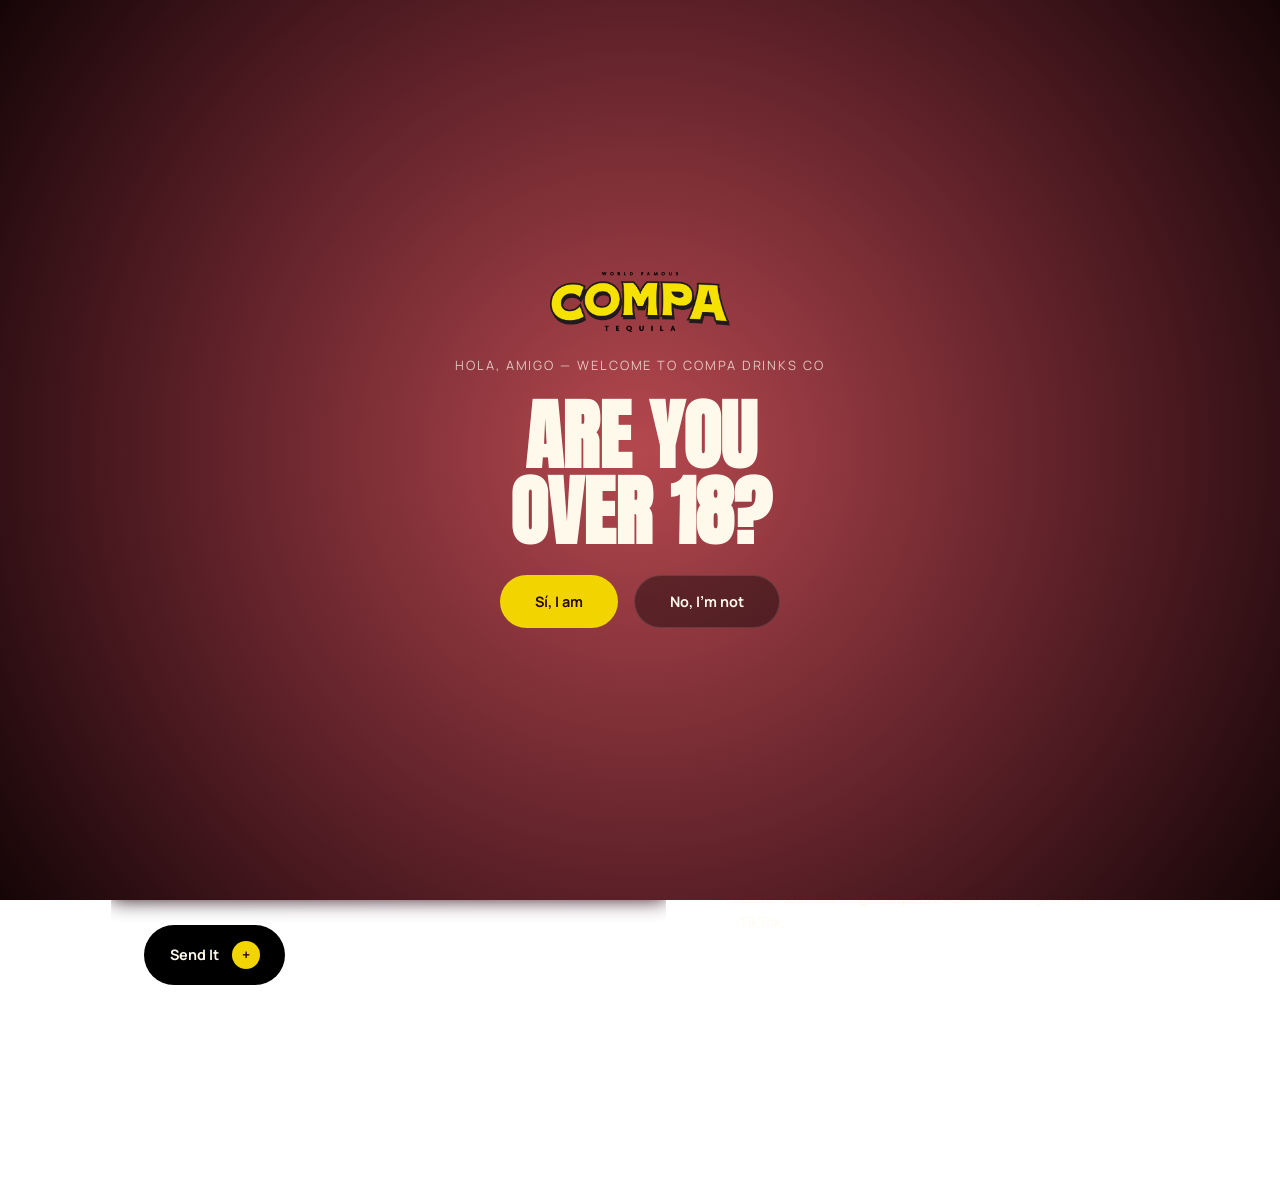
<file: contact.html>
<!DOCTYPE html>
<html lang="en">

<head>
    <meta charset="UTF-8">
    <meta name="viewport" content="width=device-width, initial-scale=1.0, viewport-fit=cover">
    <title>Contact | Compa Drinks Co</title>
    <meta name="description"
        content="Say hola to Compa Drinks Co — general enquiries, wholesale, press, or just to talk tequila seltzers.">
    <link rel="icon" href="assets/passionfruit.svg" type="image/svg+xml">
    <link rel="preconnect" href="https://fonts.googleapis.com">
    <link rel="preconnect" href="https://fonts.gstatic.com" crossorigin>
    <link href="https://fonts.googleapis.com/css2?family=Anton&family=Inter:wght@400;500&family=Manrope:wght@400;600;700&display=swap"
        rel="stylesheet">
    <link rel="stylesheet" href="assets/site.css">
    <style>
        .contact-grid {
            display: grid;
            grid-template-columns: 1.2fr 1fr;
            gap: 2.5rem;
            align-items: start;
        }

        .contact-form label {
            display: block;
            font-family: 'Manrope', sans-serif;
            font-size: 0.68rem;
            letter-spacing: 0.25em;
            text-transform: uppercase;
            color: var(--muted-color);
            margin: 1.2rem 0 0.5rem;
        }

        .contact-form input,
        .contact-form textarea {
            width: 100%;
            background: rgba(0, 0, 0, 0.3);
            border: 1px solid var(--glass-border);
            border-radius: 14px;
            padding: 0.9rem 1.1rem;
            color: var(--text-color);
            font-family: var(--font-main);
            font-size: 0.92rem;
            outline: none;
            transition: border-color 0.25s ease;
        }

        .contact-form input:focus,
        .contact-form textarea:focus {
            border-color: var(--accent-color);
        }

        .contact-form textarea {
            min-height: 140px;
            resize: vertical;
        }

        .contact-form button {
            margin-top: 1.6rem;
        }

        .contact-card+.contact-card {
            margin-top: 1.2rem;
        }

        .contact-card a {
            color: var(--accent-color);
            text-decoration: none;
            font-weight: 600;
        }

        .contact-card a:hover {
            text-decoration: underline;
        }

        @media (max-width: 900px) {
            .contact-grid {
                grid-template-columns: 1fr;
            }
        }
    </style>
</head>

<body class="page-contact">

    <div class="age-gate" id="age-gate">
        <img src="assets/compa-logo.png" alt="Compa Drinks Co">
        <span class="gate-greeting">Hola, amigo — welcome to Compa Drinks Co</span>
        <h2>Are you<br>over 18?</h2>
        <div class="gate-buttons">
            <button class="gate-yes" id="gate-yes">Sí, I am</button>
            <a class="gate-no" href="https://drinkwise.org.au" target="_blank" rel="noopener">No, I'm not</a>
        </div>
    </div>

    <div id="bubbles-container"></div>

    <div class="floaters" aria-hidden="true">
        <img src="assets/fruit-passionfruit.webp" alt="" style="top: 18%; left: 5%; width: 100px;">
        <img src="assets/fruit-passionfruit.webp" alt="" style="top: 60%; right: 4%; width: 130px; opacity: 0.45;">
        <img src="assets/fruit-lime.webp" alt="" style="bottom: 12%; left: 9%; width: 70px; opacity: 0.5;">
    </div>

    <header class="header">
        <div class="logo">
            <a href="index.html"><img src="assets/compa-logo.png" alt="Compa Drinks Co"></a>
        </div>
        <nav class="nav glass">
            <a href="index.html" class="nav-item">Our Seltzers</a>
            <a href="shop.html" class="nav-item">Shop</a>
            <a href="our-story.html" class="nav-item">Our Story</a>
            <a href="tequila.html" class="nav-item">Tequila</a>
            <a href="stockists.html" class="nav-item">Stockists</a>
            <a href="contact.html" class="nav-item active">Contact</a>
        </nav>
        <a class="contact-btn" href="stockists.html">Find Compa</a>
        <button class="menu-btn" id="menu-btn" aria-label="Open menu">
            <span></span><span></span><span></span>
        </button>
    </header>

    <div class="mobile-menu" id="mobile-menu">
        <button class="menu-close" id="menu-close" aria-label="Close menu">✕</button>
        <a href="index.html">Our Seltzers</a>
        <a href="shop.html">Shop</a>
        <a href="our-story.html">Our Story</a>
        <a href="tequila.html">Tequila</a>
        <a href="stockists.html">Stockists</a>
        <a href="contact.html" class="active">Contact</a>
        <img src="assets/compa-logo.png" alt="" class="menu-logo">
    </div>

    <main class="page">
        <span class="kicker reveal">Contact</span>
        <h1 class="page-title reveal d1">
            Say <span class="outline">Hola</span>
        </h1>
        <p class="lede reveal d2">
            Wholesale, press, events, or just keen to tell us which flavor is best
            (it's Ranch Water) — drop us a line and a real human compa will reply.
        </p>

        <div class="contact-grid section">
            <form class="contact-form card-glass reveal d2" id="contact-form">
                <h3 style="font-family: var(--font-heading); font-size: 1.4rem; text-transform: uppercase; font-weight: 400;">
                    Send A Message</h3>
                <label for="cf-name">Name</label>
                <input id="cf-name" name="name" type="text" required autocomplete="name">
                <label for="cf-email">Email</label>
                <input id="cf-email" name="email" type="email" required autocomplete="email">
                <label for="cf-message">Message</label>
                <textarea id="cf-message" name="message" required></textarea>
                <button class="primary-btn" type="submit">Send It <span class="plus-icon">+</span></button>
            </form>

            <div class="reveal d3">
                <div class="card-glass contact-card">
                    <h3>General</h3>
                    <p>Anything and everything —<br><a href="mailto:hola@compadrinks.com.au">hola@compadrinks.com.au</a>
                    </p>
                </div>
                <div class="card-glass contact-card">
                    <h3>Wholesale</h3>
                    <p>Stock Compa in your venue —<br><a
                            href="mailto:sales@compadrinks.com.au">sales@compadrinks.com.au</a></p>
                </div>
                <div class="card-glass contact-card">
                    <h3>Socials</h3>
                    <p>Come say hola — <strong>@compadrinksco</strong> on Instagram and TikTok.</p>
                </div>
            </div>
        </div>
    </main>

    <div class="drinkwise">Please drink responsibly. Get the facts: DrinkWise.org.au</div>

    <script src="assets/site.js"></script>
    <script>
        // No backend yet — the form opens the visitor's mail client pre-filled.
        document.getElementById('contact-form').addEventListener('submit', function (e) {
            e.preventDefault();
            var name = document.getElementById('cf-name').value;
            var email = document.getElementById('cf-email').value;
            var message = document.getElementById('cf-message').value;
            var body = message + '\n\n— ' + name + ' (' + email + ')';
            window.location.href = 'mailto:hola@compadrinks.com.au'
                + '?subject=' + encodeURIComponent('Hola from ' + name)
                + '&body=' + encodeURIComponent(body);
        });
    </script>
</body>

</html>
</file>
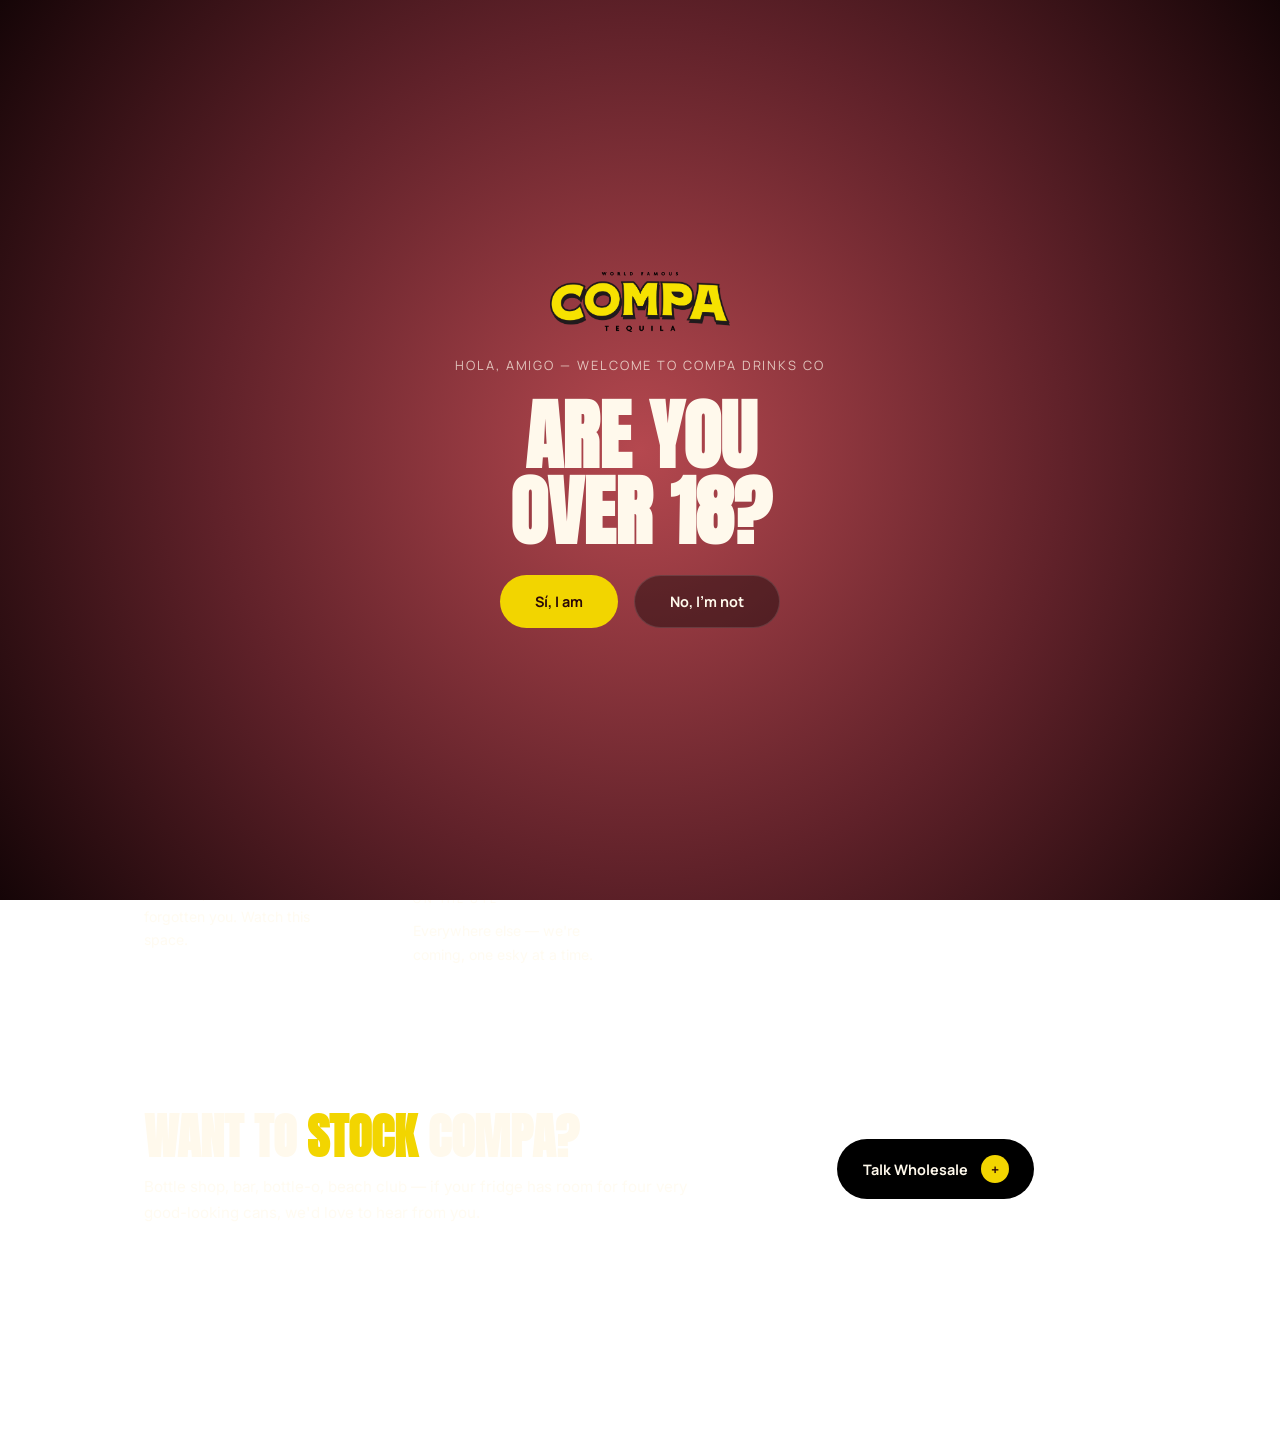
<file: stockists.html>
<!DOCTYPE html>
<html lang="en">

<head>
    <meta charset="UTF-8">
    <meta name="viewport" content="width=device-width, initial-scale=1.0, viewport-fit=cover">
    <title>Stockists | Compa Drinks Co</title>
    <meta name="description"
        content="Find Compa tequila seltzers near you — rolling out to independent bottle shops and venues across Australia.">
    <link rel="icon" href="assets/lime.svg" type="image/svg+xml">
    <link rel="preconnect" href="https://fonts.googleapis.com">
    <link rel="preconnect" href="https://fonts.gstatic.com" crossorigin>
    <link href="https://fonts.googleapis.com/css2?family=Anton&family=Inter:wght@400;500&family=Manrope:wght@400;600;700&display=swap"
        rel="stylesheet">
    <link rel="stylesheet" href="assets/site.css">
    <style>
        .state-card {
            position: relative;
            overflow: hidden;
        }

        .state-card .state {
            font-family: var(--font-heading);
            font-size: 2.4rem;
            line-height: 1;
            margin-bottom: 0.5rem;
        }

        .state-card .status {
            font-family: 'Manrope', sans-serif;
            font-size: 0.68rem;
            letter-spacing: 0.25em;
            text-transform: uppercase;
            color: var(--accent-color);
            margin-bottom: 0.8rem;
        }

        .state-card.soon .status {
            color: var(--muted-color);
        }

        .wholesale {
            display: grid;
            grid-template-columns: 1.4fr 1fr;
            gap: 2rem;
            align-items: center;
        }

        @media (max-width: 900px) {
            .wholesale {
                grid-template-columns: 1fr;
            }
        }
    </style>
</head>

<body class="page-stockists">

    <div class="age-gate" id="age-gate">
        <img src="assets/compa-logo.png" alt="Compa Drinks Co">
        <span class="gate-greeting">Hola, amigo — welcome to Compa Drinks Co</span>
        <h2>Are you<br>over 18?</h2>
        <div class="gate-buttons">
            <button class="gate-yes" id="gate-yes">Sí, I am</button>
            <a class="gate-no" href="https://drinkwise.org.au" target="_blank" rel="noopener">No, I'm not</a>
        </div>
    </div>

    <div id="bubbles-container"></div>

    <div class="floaters" aria-hidden="true">
        <img src="assets/fruit-lime.webp" alt="" style="top: 20%; left: 4%; width: 90px;">
        <img src="assets/fruit-grapefruit.webp" alt="" style="top: 55%; right: 5%; width: 110px; opacity: 0.5;">
        <img src="assets/fruit-passionfruit.webp" alt="" style="bottom: 12%; left: 8%; width: 70px; opacity: 0.55;">
    </div>

    <header class="header">
        <div class="logo">
            <a href="index.html"><img src="assets/compa-logo.png" alt="Compa Drinks Co"></a>
        </div>
        <nav class="nav glass">
            <a href="index.html" class="nav-item">Our Seltzers</a>
            <a href="shop.html" class="nav-item">Shop</a>
            <a href="our-story.html" class="nav-item">Our Story</a>
            <a href="tequila.html" class="nav-item">Tequila</a>
            <a href="stockists.html" class="nav-item active">Stockists</a>
            <a href="contact.html" class="nav-item">Contact</a>
        </nav>
        <a class="contact-btn" href="contact.html">Get In Touch</a>
        <button class="menu-btn" id="menu-btn" aria-label="Open menu">
            <span></span><span></span><span></span>
        </button>
    </header>

    <div class="mobile-menu" id="mobile-menu">
        <button class="menu-close" id="menu-close" aria-label="Close menu">✕</button>
        <a href="index.html">Our Seltzers</a>
        <a href="shop.html">Shop</a>
        <a href="our-story.html">Our Story</a>
        <a href="tequila.html">Tequila</a>
        <a href="stockists.html" class="active">Stockists</a>
        <a href="contact.html">Contact</a>
        <img src="assets/compa-logo.png" alt="" class="menu-logo">
    </div>

    <main class="page">
        <span class="kicker reveal">Stockists</span>
        <h1 class="page-title reveal d1">
            <span class="outline">Find</span> Compa
        </h1>
        <p class="lede reveal d2">
            We're rolling out state by state — starting with the independent bottle shops
            and venues that backed us from batch one. Here's where things stand.
        </p>

        <div class="grid-cards section reveal d3">
            <div class="card-glass state-card">
                <div class="state">VIC</div>
                <div class="status">Pouring Now</div>
                <p>Independent bottle shops and bars across Melbourne's inner north —
                    where the shed batches were born.</p>
            </div>
            <div class="card-glass state-card">
                <div class="state">NSW</div>
                <div class="status">Pouring Now</div>
                <p>Landing in selected indies across Sydney's inner west and the
                    Northern Beaches.</p>
            </div>
            <div class="card-glass state-card soon">
                <div class="state">QLD</div>
                <div class="status">Summer 2026</div>
                <p>Brisbane and the Goldy are next on the list. Ranch Water was made
                    for this weather.</p>
            </div>
            <div class="card-glass state-card soon">
                <div class="state">WA</div>
                <div class="status">Coming Soon</div>
                <p>Hold tight, Perth — the cans are worth the wait.</p>
            </div>
            <div class="card-glass state-card soon">
                <div class="state">SA</div>
                <div class="status">Coming Soon</div>
                <p>Adelaide, we haven't forgotten you. Watch this space.</p>
            </div>
            <div class="card-glass state-card soon">
                <div class="state">TAS · NT · ACT</div>
                <div class="status">On The Ute</div>
                <p>Everywhere else — we're coming, one esky at a time.</p>
            </div>
        </div>

        <div class="card-glass wholesale section">
            <div>
                <h2 class="section-head" style="margin-bottom: 0.8rem;">Want To <span class="outline">Stock</span>
                    Compa?</h2>
                <p style="color: var(--muted-color); font-size: 0.95rem; line-height: 1.7;">
                    Bottle shop, bar, bottle-o, beach club — if your fridge has room for
                    four very good-looking cans, we'd love to hear from you.
                </p>
            </div>
            <div style="text-align: center;">
                <a class="primary-btn" href="contact.html">Talk Wholesale <span class="plus-icon">+</span></a>
            </div>
        </div>
    </main>

    <div class="drinkwise">Please drink responsibly. Get the facts: DrinkWise.org.au</div>

    <script src="assets/site.js"></script>
</body>

</html>
</file>
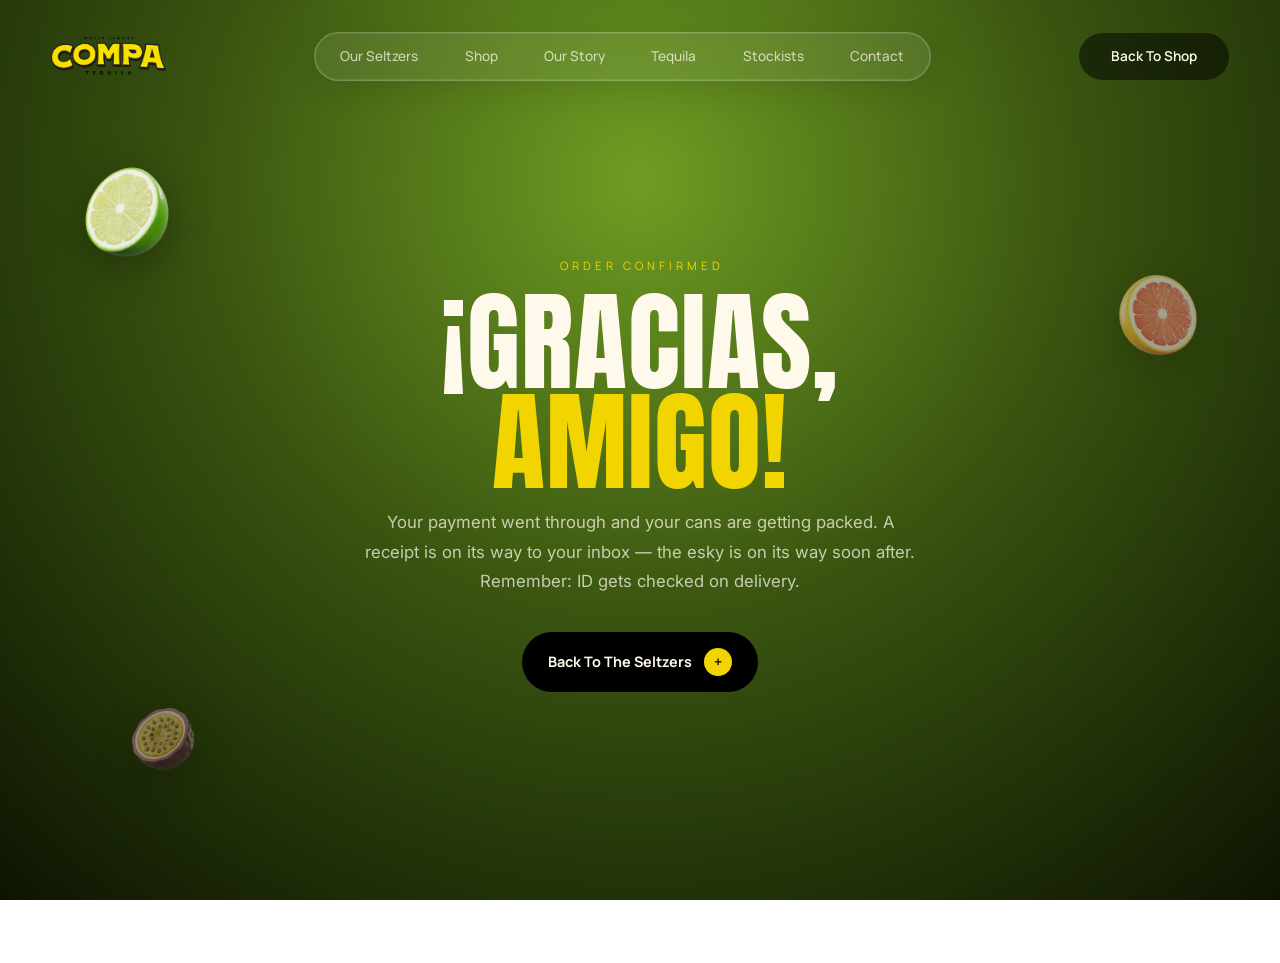
<file: success.html>
<!DOCTYPE html>
<html lang="en">

<head>
    <meta charset="UTF-8">
    <meta name="viewport" content="width=device-width, initial-scale=1.0, viewport-fit=cover">
    <title>Order Confirmed | Compa Drinks Co</title>
    <meta name="robots" content="noindex">
    <link rel="icon" href="assets/lime.svg" type="image/svg+xml">
    <link rel="preconnect" href="https://fonts.googleapis.com">
    <link rel="preconnect" href="https://fonts.gstatic.com" crossorigin>
    <link href="https://fonts.googleapis.com/css2?family=Anton&family=Inter:wght@400;500&family=Manrope:wght@400;600;700&display=swap"
        rel="stylesheet">
    <link rel="stylesheet" href="assets/site.css">
    <style>
        .success-wrap {
            min-height: 70vh;
            display: flex;
            flex-direction: column;
            align-items: center;
            justify-content: center;
            text-align: center;
        }

        .success-wrap .page-title {
            margin-bottom: 1rem;
        }

        .success-wrap .lede {
            margin: 0 auto 2.2rem;
        }
    </style>
</head>

<body class="page-tequila">

    <div id="bubbles-container"></div>

    <div class="floaters" aria-hidden="true">
        <img src="assets/fruit-lime.webp" alt="" style="top: 18%; left: 6%; width: 100px;">
        <img src="assets/fruit-grapefruit.webp" alt="" style="top: 30%; right: 6%; width: 90px; opacity: 0.6;">
        <img src="assets/fruit-passionfruit.webp" alt="" style="bottom: 14%; left: 10%; width: 70px; opacity: 0.55;">
    </div>

    <header class="header">
        <div class="logo">
            <a href="index.html"><img src="assets/compa-logo.png" alt="Compa Drinks Co"></a>
        </div>
        <nav class="nav glass">
            <a href="index.html" class="nav-item">Our Seltzers</a>
            <a href="shop.html" class="nav-item">Shop</a>
            <a href="our-story.html" class="nav-item">Our Story</a>
            <a href="tequila.html" class="nav-item">Tequila</a>
            <a href="stockists.html" class="nav-item">Stockists</a>
            <a href="contact.html" class="nav-item">Contact</a>
        </nav>
        <a class="contact-btn" href="shop.html">Back To Shop</a>
        <button class="menu-btn" id="menu-btn" aria-label="Open menu">
            <span></span><span></span><span></span>
        </button>
    </header>

    <div class="mobile-menu" id="mobile-menu">
        <button class="menu-close" id="menu-close" aria-label="Close menu">✕</button>
        <a href="index.html">Our Seltzers</a>
        <a href="shop.html">Shop</a>
        <a href="our-story.html">Our Story</a>
        <a href="tequila.html">Tequila</a>
        <a href="stockists.html">Stockists</a>
        <a href="contact.html">Contact</a>
        <img src="assets/compa-logo.png" alt="" class="menu-logo">
    </div>

    <main class="page">
        <div class="success-wrap">
            <span class="kicker reveal">Order Confirmed</span>
            <h1 class="page-title reveal d1">
                ¡Gracias,<br><span class="outline">Amigo!</span>
            </h1>
            <p class="lede reveal d2">
                Your payment went through and your cans are getting packed.
                A receipt is on its way to your inbox — the esky is on its way soon after.
                Remember: ID gets checked on delivery.
            </p>
            <a class="primary-btn reveal d3" href="index.html">Back To The Seltzers <span
                    class="plus-icon">+</span></a>
        </div>
    </main>

    <div class="drinkwise">Please drink responsibly. Get the facts: DrinkWise.org.au</div>

    <script src="assets/site.js"></script>
    <script>
        // The order is placed — start the next one fresh
        try { localStorage.removeItem('compa_cart'); } catch (e) { }
    </script>
</body>

</html>
</file>
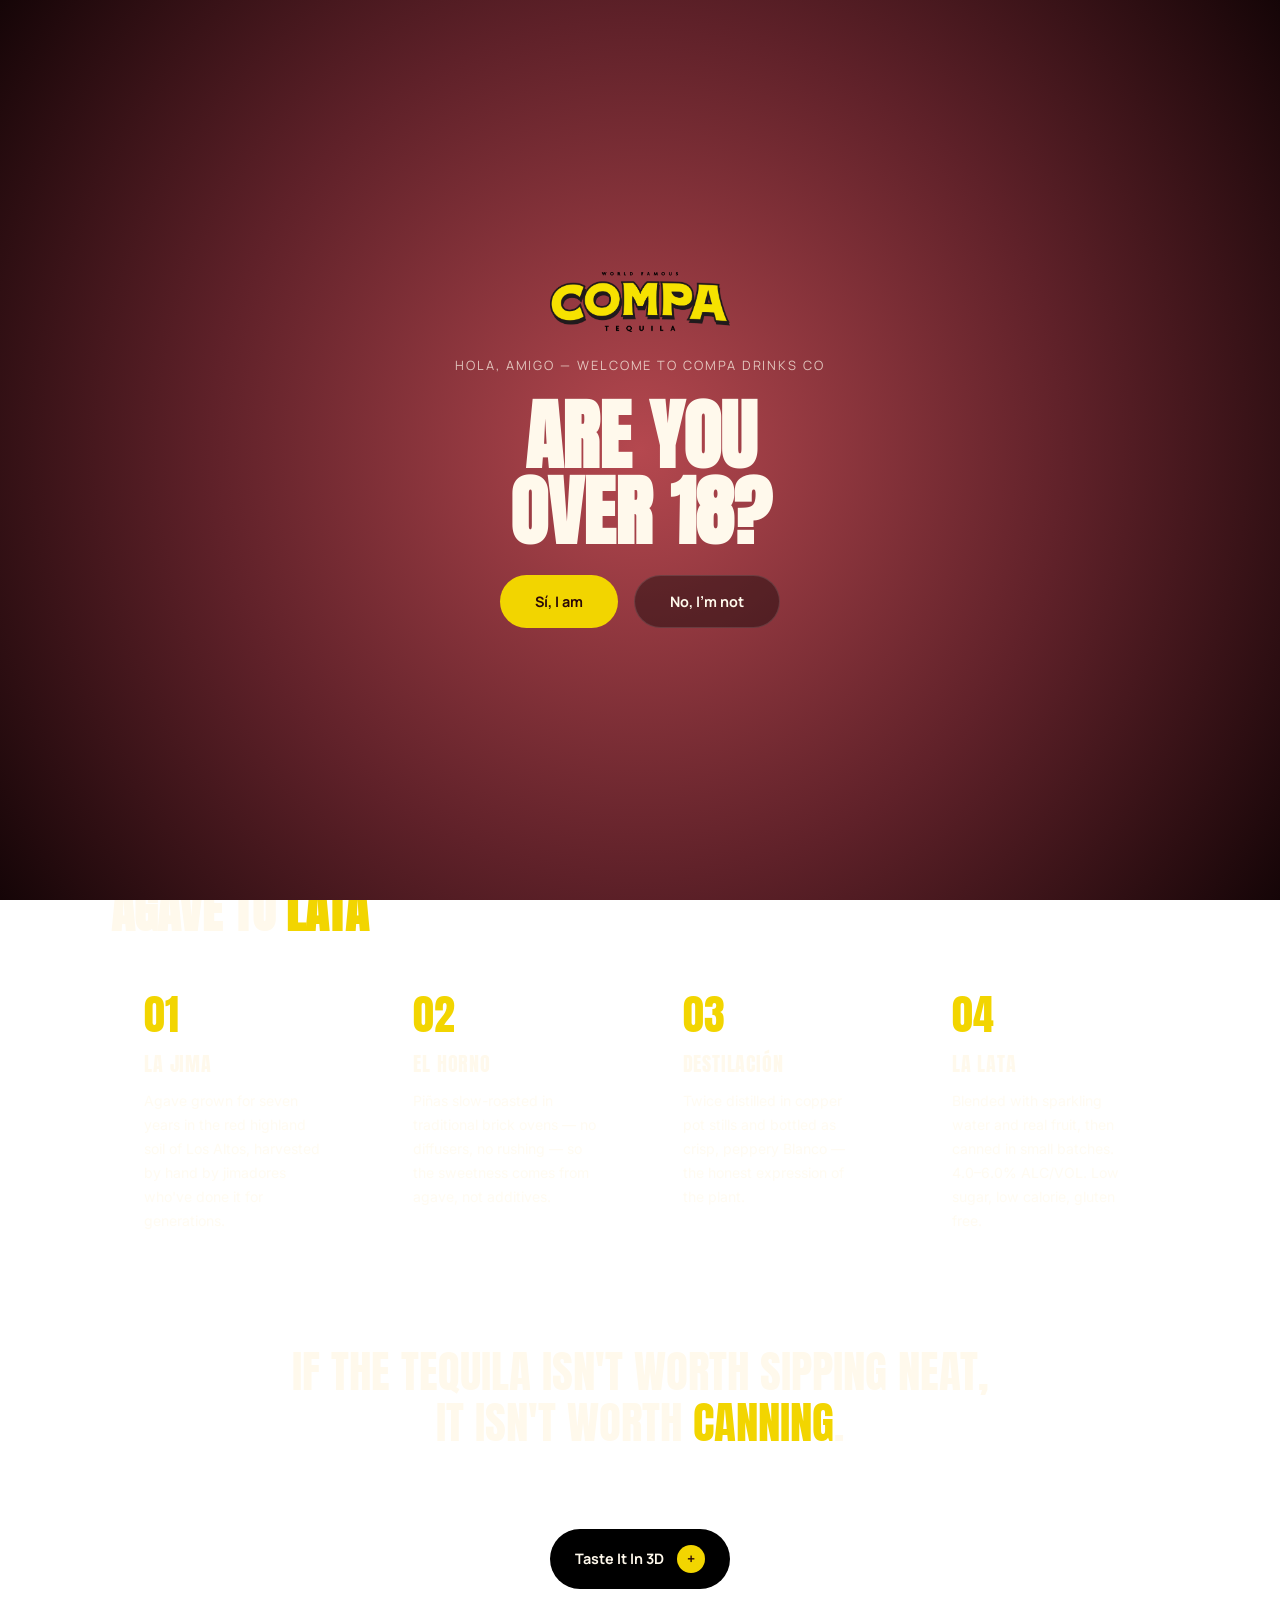
<file: tequila.html>
<!DOCTYPE html>
<html lang="en">

<head>
    <meta charset="UTF-8">
    <meta name="viewport" content="width=device-width, initial-scale=1.0, viewport-fit=cover">
    <title>Tequila | Compa Drinks Co</title>
    <meta name="description"
        content="The tequila inside Compa — 100% blue agave Blanco from a family distillery in Jalisco, Mexico (NOM 1110). No mystery spirit base, ever.">
    <link rel="icon" href="assets/lime.svg" type="image/svg+xml">
    <link rel="preconnect" href="https://fonts.googleapis.com">
    <link rel="preconnect" href="https://fonts.gstatic.com" crossorigin>
    <link href="https://fonts.googleapis.com/css2?family=Anton&family=Inter:wght@400;500&family=Manrope:wght@400;600;700&display=swap"
        rel="stylesheet">
    <link rel="stylesheet" href="assets/site.css">
    <style>
        .agave-badge {
            display: inline-flex;
            align-items: center;
            gap: 0.8rem;
            background: var(--glass-bg);
            border: 1px solid var(--glass-border);
            border-radius: 100px;
            padding: 0.7rem 1.4rem;
            font-family: 'Manrope', sans-serif;
            font-size: 0.72rem;
            letter-spacing: 0.22em;
            text-transform: uppercase;
            color: var(--muted-color);
            margin-top: 2rem;
        }

        .agave-badge img {
            width: 26px;
        }
    </style>
</head>

<body class="page-tequila">

    <div class="age-gate" id="age-gate">
        <img src="assets/compa-logo.png" alt="Compa Drinks Co">
        <span class="gate-greeting">Hola, amigo — welcome to Compa Drinks Co</span>
        <h2>Are you<br>over 18?</h2>
        <div class="gate-buttons">
            <button class="gate-yes" id="gate-yes">Sí, I am</button>
            <a class="gate-no" href="https://drinkwise.org.au" target="_blank" rel="noopener">No, I'm not</a>
        </div>
    </div>

    <div id="bubbles-container"></div>

    <div class="floaters" aria-hidden="true">
        <img src="assets/fruit-lime.webp" alt="" style="top: 18%; left: 5%; width: 100px;">
        <img src="assets/fruit-lime.webp" alt="" style="top: 58%; right: 4%; width: 130px; opacity: 0.5;">
        <img src="assets/fruit-lime.webp" alt="" style="bottom: 14%; left: 10%; width: 70px; opacity: 0.6;">
        <img src="assets/fruit-grapefruit.webp" alt="" style="top: 34%; right: 12%; width: 60px; opacity: 0.35;">
    </div>

    <header class="header">
        <div class="logo">
            <a href="index.html"><img src="assets/compa-logo.png" alt="Compa Drinks Co"></a>
        </div>
        <nav class="nav glass">
            <a href="index.html" class="nav-item">Our Seltzers</a>
            <a href="shop.html" class="nav-item">Shop</a>
            <a href="our-story.html" class="nav-item">Our Story</a>
            <a href="tequila.html" class="nav-item active">Tequila</a>
            <a href="stockists.html" class="nav-item">Stockists</a>
            <a href="contact.html" class="nav-item">Contact</a>
        </nav>
        <a class="contact-btn" href="stockists.html">Find Compa</a>
        <button class="menu-btn" id="menu-btn" aria-label="Open menu">
            <span></span><span></span><span></span>
        </button>
    </header>

    <div class="mobile-menu" id="mobile-menu">
        <button class="menu-close" id="menu-close" aria-label="Close menu">✕</button>
        <a href="index.html">Our Seltzers</a>
        <a href="shop.html">Shop</a>
        <a href="our-story.html">Our Story</a>
        <a href="tequila.html" class="active">Tequila</a>
        <a href="stockists.html">Stockists</a>
        <a href="contact.html">Contact</a>
        <img src="assets/compa-logo.png" alt="" class="menu-logo">
    </div>

    <main class="page">
        <span class="kicker reveal">The Good Stuff</span>
        <h1 class="page-title reveal d1">
            <span class="outline">100% Blue</span><br>
            Agave
        </h1>
        <p class="lede reveal d2">
            Every Compa is built on real Blanco tequila from a fourth-generation family
            distillery in the highlands of Jalisco, Mexico — certified under
            <strong>NOM&nbsp;1110</strong>. No "agave-flavoured spirit". No mystery base.
        </p>
        <div class="agave-badge reveal d3">
            <img src="assets/fruit-lime.webp" alt="">
            100% Blue Agave · Blanco · Jalisco, MX · NOM 1110 CRT
        </div>

        <div class="stats section reveal d3">
            <div class="stat card-glass">
                <div class="value">100%</div>
                <div class="label">Blue Weber Agave</div>
            </div>
            <div class="stat card-glass">
                <div class="value">2X</div>
                <div class="label">Copper-Pot Distilled</div>
            </div>
            <div class="stat card-glass">
                <div class="value">7 YRS</div>
                <div class="label">Agave Maturation</div>
            </div>
            <div class="stat card-glass">
                <div class="value">0</div>
                <div class="label">Additives</div>
            </div>
        </div>

        <div class="section">
            <h2 class="section-head">Agave To <span class="outline">Lata</span></h2>
            <div class="grid-cards">
                <div class="card-glass">
                    <div class="step-num">01</div>
                    <h3>La Jima</h3>
                    <p>Agave grown for seven years in the red highland soil of Los Altos,
                        harvested by hand by jimadores who've done it for generations.</p>
                </div>
                <div class="card-glass">
                    <div class="step-num">02</div>
                    <h3>El Horno</h3>
                    <p>Piñas slow-roasted in traditional brick ovens — no diffusers, no
                        rushing — so the sweetness comes from agave, not additives.</p>
                </div>
                <div class="card-glass">
                    <div class="step-num">03</div>
                    <h3>Destilación</h3>
                    <p>Twice distilled in copper pot stills and bottled as crisp, peppery
                        Blanco — the honest expression of the plant.</p>
                </div>
                <div class="card-glass">
                    <div class="step-num">04</div>
                    <h3>La Lata</h3>
                    <p>Blended with sparkling water and real fruit, then canned in small
                        batches. 4.0–6.0% ALC/VOL. Low sugar, low calorie, gluten free.</p>
                </div>
            </div>
        </div>

        <blockquote class="pull-quote">
            If the tequila isn't worth sipping neat,<br>
            it isn't worth <em>canning</em>.
        </blockquote>

        <div class="section" style="text-align: center;">
            <a class="primary-btn" href="index.html">Taste It In 3D <span class="plus-icon">+</span></a>
        </div>
    </main>

    <div class="drinkwise">Please drink responsibly. Get the facts: DrinkWise.org.au</div>

    <script src="assets/site.js"></script>
</body>

</html>
</file>
<file: assets/site.css>
/* Compa Drinks Co — shared styles for sub-pages.
   Mirrors the design language of index.html (Anton display, Inter body,
   Manrope small caps, glass surfaces, flavor-tinted radial backgrounds). */

:root {
    --bg-color: #0a0a0a;
    --text-color: #fff9ec;
    --accent-color: #f2d500;
    --accent-text: #2a0808;
    --muted-color: rgba(255, 249, 236, 0.72);
    --glass-bg: rgba(255, 255, 255, 0.05);
    --glass-border: rgba(255, 255, 255, 0.12);
    --font-main: 'Inter', sans-serif;
    --font-heading: 'Anton', sans-serif;

    /* Default tint — overridden per page on <body> */
    --bg-inner: #b5484f;
    --bg-mid: #5f2129;
    --bg-outer: #150507;
}

body.page-story {
    --bg-inner: #b5484f;
    --bg-mid: #5f2129;
    --bg-outer: #150507;
}

body.page-tequila {
    --bg-inner: #6f9d23;
    --bg-mid: #3a5510;
    --bg-outer: #0d1402;
}

body.page-stockists {
    --bg-inner: #3e8fc4;
    --bg-mid: #1d4a68;
    --bg-outer: #051019;
}

body.page-contact {
    --bg-inner: #a5326e;
    --bg-mid: #571738;
    --bg-outer: #140409;
}

* {
    margin: 0;
    padding: 0;
    box-sizing: border-box;
}

body {
    background: radial-gradient(circle at 50% 20%, var(--bg-inner) 0%, var(--bg-mid) 45%, var(--bg-outer) 100%) fixed;
    color: var(--text-color);
    font-family: var(--font-main);
    min-height: 100vh;
    overflow-x: hidden;
}

/* ============ Bubbles ============ */
#bubbles-container {
    position: fixed;
    inset: 0;
    pointer-events: none;
    z-index: 0;
    overflow: hidden;
}

.bubble-img {
    position: absolute;
    pointer-events: none;
}

@keyframes floatUpImg {
    0% {
        transform: translateY(0) translateX(0) rotate(0deg);
        opacity: 0;
    }

    10% {
        opacity: 0.4;
    }

    90% {
        opacity: 0.4;
    }

    100% {
        transform: translateY(-110vh) translateX(30px) rotate(360deg);
        opacity: 0;
    }
}

/* ============ Floating citrus decor ============ */
.floaters {
    position: fixed;
    inset: 0;
    pointer-events: none;
    z-index: 1;
}

.floaters img {
    position: absolute;
    filter: drop-shadow(0 10px 20px rgba(0, 0, 0, 0.3));
    animation: floatDrift 9s ease-in-out infinite;
}

.floaters img:nth-child(2n) {
    animation-duration: 12s;
    animation-delay: -3s;
}

.floaters img:nth-child(3n) {
    animation-duration: 7s;
    animation-delay: -5s;
}

@keyframes floatDrift {

    0%,
    100% {
        transform: translateY(0) rotate(-4deg);
    }

    50% {
        transform: translateY(-22px) rotate(6deg);
    }
}

/* ============ Header (same as home) ============ */
.header {
    display: flex;
    justify-content: space-between;
    align-items: center;
    padding: 2rem 4%;
    position: fixed;
    top: 0;
    width: 100%;
    z-index: 200;
}

.logo img {
    height: 38px;
    width: auto;
    display: block;
}

.nav {
    display: flex;
    gap: 0.5rem;
    background: var(--glass-bg);
    padding: 0.4rem;
    border-radius: 100px;
    border: 1px solid var(--glass-border);
}

.nav.glass {
    position: relative;
    background: rgba(255, 255, 255, 0.08);
    border: 1px solid rgba(255, 255, 255, 0.2);
    box-shadow: 0 8px 32px rgba(0, 0, 0, 0.1), inset 0 0 0 1px rgba(255, 255, 255, 0.1);
    backdrop-filter: blur(20px);
    -webkit-backdrop-filter: blur(20px);
}

.nav-item {
    font-family: 'Manrope', sans-serif;
    color: var(--muted-color);
    text-decoration: none;
    font-size: 0.85rem;
    font-weight: 500;
    padding: 0.5rem 1.2rem;
    border-radius: 100px;
    transition: all 0.3s ease;
    white-space: nowrap;
}

.nav-item:hover,
.nav-item.active {
    background: var(--accent-color);
    color: var(--accent-text);
}

.contact-btn {
    background: rgba(0, 0, 0, 0.5);
    color: var(--text-color);
    border: none;
    padding: 0.9rem 2rem;
    border-radius: 100px;
    font-weight: 600;
    font-size: 0.85rem;
    font-family: 'Manrope', sans-serif;
    cursor: pointer;
    transition: all 0.3s ease;
    text-decoration: none;
    display: inline-block;
}

.contact-btn:hover {
    background: rgba(0, 0, 0, 0.7);
    transform: translateY(-2px);
}

.menu-btn {
    display: none;
    flex-direction: column;
    justify-content: center;
    gap: 5px;
    width: 44px;
    height: 44px;
    border-radius: 50%;
    background: rgba(255, 255, 255, 0.08);
    border: 1px solid rgba(255, 255, 255, 0.2);
    backdrop-filter: blur(20px);
    -webkit-backdrop-filter: blur(20px);
    cursor: pointer;
    align-items: center;
    flex-shrink: 0;
}

.menu-btn span {
    display: block;
    width: 18px;
    height: 2px;
    border-radius: 2px;
    background: var(--text-color);
}

.mobile-menu {
    position: fixed;
    inset: 0;
    z-index: 500;
    background: rgba(21, 5, 7, 0.92);
    backdrop-filter: blur(24px);
    -webkit-backdrop-filter: blur(24px);
    display: flex;
    flex-direction: column;
    align-items: center;
    justify-content: center;
    gap: 1.4rem;
    opacity: 0;
    visibility: hidden;
    transition: opacity 0.35s ease, visibility 0.35s ease;
}

.mobile-menu.open {
    opacity: 1;
    visibility: visible;
}

.mobile-menu a {
    font-family: var(--font-heading);
    font-size: 2.2rem;
    text-transform: uppercase;
    color: var(--text-color);
    text-decoration: none;
    line-height: 1;
    transition: color 0.2s ease;
}

.mobile-menu a.active,
.mobile-menu a:hover {
    color: var(--accent-color);
}

.menu-close {
    position: absolute;
    top: 1.4rem;
    right: 5%;
    width: 44px;
    height: 44px;
    border-radius: 50%;
    background: rgba(255, 255, 255, 0.08);
    border: 1px solid rgba(255, 255, 255, 0.2);
    color: var(--text-color);
    font-size: 1.1rem;
    cursor: pointer;
}

.menu-logo {
    width: 140px;
    margin-top: 1.5rem;
    opacity: 0.7;
}

/* ============ Age gate ============ */
.age-gate {
    position: fixed;
    inset: 0;
    z-index: 1000;
    background: radial-gradient(circle at center, #b5484f 0%, #5f2129 55%, #150507 100%);
    display: flex;
    flex-direction: column;
    align-items: center;
    justify-content: center;
    gap: 1.5rem;
    text-align: center;
    padding: 0 1.5rem;
    transition: opacity 0.6s ease, visibility 0.6s ease;
}

.age-gate.hidden {
    opacity: 0;
    visibility: hidden;
}

.age-gate img {
    width: 180px;
}

.age-gate .gate-greeting {
    font-family: 'Manrope', sans-serif;
    letter-spacing: 0.15em;
    font-size: 0.8rem;
    color: var(--muted-color);
    text-transform: uppercase;
}

.age-gate h2 {
    font-family: var(--font-heading);
    font-size: clamp(2.5rem, 6vw, 5rem);
    text-transform: uppercase;
    line-height: 1;
}

.gate-buttons {
    display: flex;
    gap: 1rem;
}

.gate-buttons button,
.gate-buttons a {
    font-family: 'Manrope', sans-serif;
    font-weight: 700;
    font-size: 0.9rem;
    padding: 1rem 2.2rem;
    border-radius: 100px;
    border: none;
    cursor: pointer;
    text-decoration: none;
    transition: transform 0.2s ease;
}

.gate-yes {
    background: var(--accent-color);
    color: var(--accent-text);
}

.gate-no {
    background: rgba(0, 0, 0, 0.4);
    color: var(--text-color);
    border: 1px solid var(--glass-border) !important;
}

.gate-buttons button:hover,
.gate-buttons a:hover {
    transform: translateY(-2px);
}

/* ============ Page scaffolding ============ */
.page {
    position: relative;
    z-index: 2;
    max-width: 1160px;
    margin: 0 auto;
    padding: 10rem 4% 6rem;
}

.kicker {
    font-family: 'Manrope', sans-serif;
    letter-spacing: 0.35em;
    padding-left: 0.35em;
    font-size: 0.72rem;
    text-transform: uppercase;
    color: var(--accent-color);
    display: block;
    margin-bottom: 1.2rem;
}

.page-title {
    font-family: var(--font-heading);
    font-size: clamp(3rem, 8.5vw, 7.5rem);
    line-height: 0.92;
    font-weight: 400;
    text-transform: uppercase;
    letter-spacing: 0.01em;
    margin-bottom: 2rem;
}

.page-title .outline {
    color: var(--accent-color);
}

.lede {
    font-size: 1.05rem;
    line-height: 1.75;
    color: var(--muted-color);
    max-width: 560px;
}

.section-head {
    font-family: var(--font-heading);
    font-size: clamp(1.8rem, 4vw, 3rem);
    text-transform: uppercase;
    line-height: 1;
    margin-bottom: 1.6rem;
}

.section-head .outline {
    color: var(--accent-color);
}

.prose p {
    font-size: 0.98rem;
    line-height: 1.8;
    color: var(--muted-color);
    margin-bottom: 1.2rem;
    max-width: 62ch;
}

.prose strong {
    color: var(--text-color);
    font-weight: 600;
}

/* Glass card */
.card-glass {
    background: var(--glass-bg);
    border: 1px solid var(--glass-border);
    border-radius: 28px;
    padding: 2rem;
    backdrop-filter: blur(10px);
    -webkit-backdrop-filter: blur(10px);
}

/* Grid helpers */
.grid-2 {
    display: grid;
    grid-template-columns: 1fr 1fr;
    gap: 2.5rem;
    align-items: center;
}

.grid-cards {
    display: grid;
    grid-template-columns: repeat(auto-fit, minmax(230px, 1fr));
    gap: 1.2rem;
}

/* Numbered step cards */
.step-num {
    font-family: var(--font-heading);
    font-size: 2.6rem;
    color: var(--accent-color);
    line-height: 1;
    margin-bottom: 0.8rem;
}

.card-glass h3 {
    font-family: var(--font-heading);
    font-size: 1.25rem;
    text-transform: uppercase;
    letter-spacing: 0.04em;
    font-weight: 400;
    margin-bottom: 0.6rem;
}

.card-glass p {
    font-size: 0.88rem;
    line-height: 1.7;
    color: var(--muted-color);
}

/* Stat row */
.stats {
    display: grid;
    grid-template-columns: repeat(auto-fit, minmax(150px, 1fr));
    gap: 1.2rem;
    margin: 3rem 0;
}

.stat {
    text-align: center;
    padding: 1.6rem 1rem;
}

.stat .value {
    font-family: var(--font-heading);
    font-size: clamp(2rem, 4.5vw, 3.2rem);
    color: var(--accent-color);
    line-height: 1;
}

.stat .label {
    font-family: 'Manrope', sans-serif;
    font-size: 0.68rem;
    letter-spacing: 0.25em;
    text-transform: uppercase;
    color: var(--muted-color);
    margin-top: 0.7rem;
}

/* Pull quote */
.pull-quote {
    font-family: var(--font-heading);
    font-size: clamp(1.6rem, 4vw, 2.8rem);
    text-transform: uppercase;
    line-height: 1.15;
    text-align: center;
    max-width: 820px;
    margin: 5rem auto;
}

.pull-quote em {
    font-style: normal;
    color: var(--accent-color);
}

/* Primary button (matches home Shop Now) */
.primary-btn {
    background: #000;
    color: var(--text-color);
    font-family: 'Manrope', sans-serif;
    font-weight: 700;
    font-size: 0.9rem;
    padding: 1rem 1.6rem;
    border: none;
    border-radius: 100px;
    display: inline-flex;
    align-items: center;
    gap: 0.8rem;
    cursor: pointer;
    text-decoration: none;
    transition: transform 0.25s ease;
}

.primary-btn:hover {
    transform: translateY(-2px);
}

.primary-btn .plus-icon {
    background: var(--accent-color);
    color: var(--accent-text);
    width: 28px;
    height: 28px;
    border-radius: 50%;
    display: inline-flex;
    align-items: center;
    justify-content: center;
    font-weight: 700;
}

/* Sections spacing */
.section {
    margin-top: 5rem;
}

/* Entry reveal */
.reveal {
    opacity: 0;
    transform: translateY(24px);
    animation: revealUp 0.9s ease forwards;
}

.reveal.d1 { animation-delay: 0.12s; }
.reveal.d2 { animation-delay: 0.24s; }
.reveal.d3 { animation-delay: 0.36s; }

@keyframes revealUp {
    to {
        opacity: 1;
        transform: translateY(0);
    }
}

/* Footer note */
.drinkwise {
    position: relative;
    z-index: 2;
    text-align: center;
    padding: 2rem 1rem;
    font-size: 0.65rem;
    color: rgba(255, 255, 255, 0.35);
}

/* ============ Responsive ============ */
@media (max-width: 900px) {
    .nav {
        display: none;
    }

    .contact-btn {
        display: none;
    }

    .menu-btn {
        display: flex;
    }

    .grid-2 {
        grid-template-columns: 1fr;
    }

    .page {
        padding-top: 8rem;
    }

    .floaters {
        display: none;
    }
}

@media (prefers-reduced-motion: reduce) {

    .reveal,
    .floaters img {
        animation: none !important;
        opacity: 1;
        transform: none;
    }

    .bubble-img {
        display: none;
    }
}
</file>
